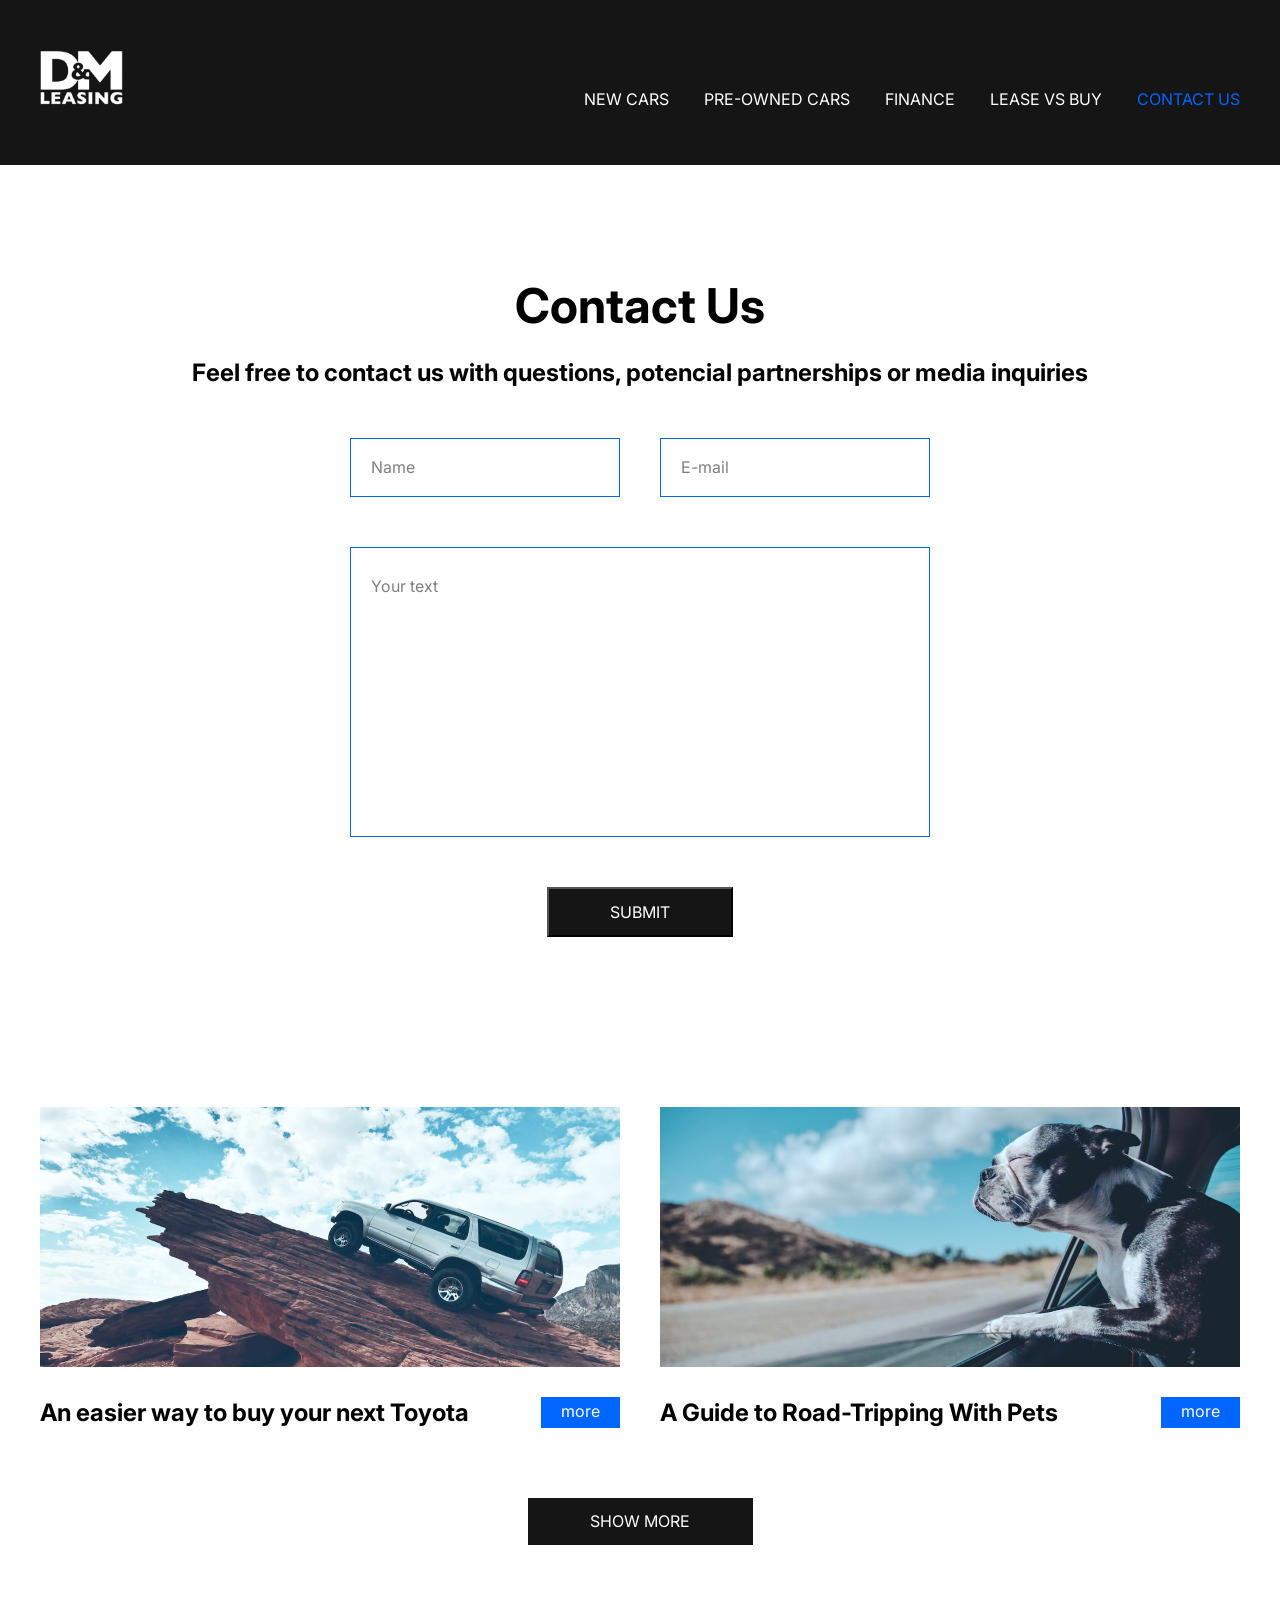
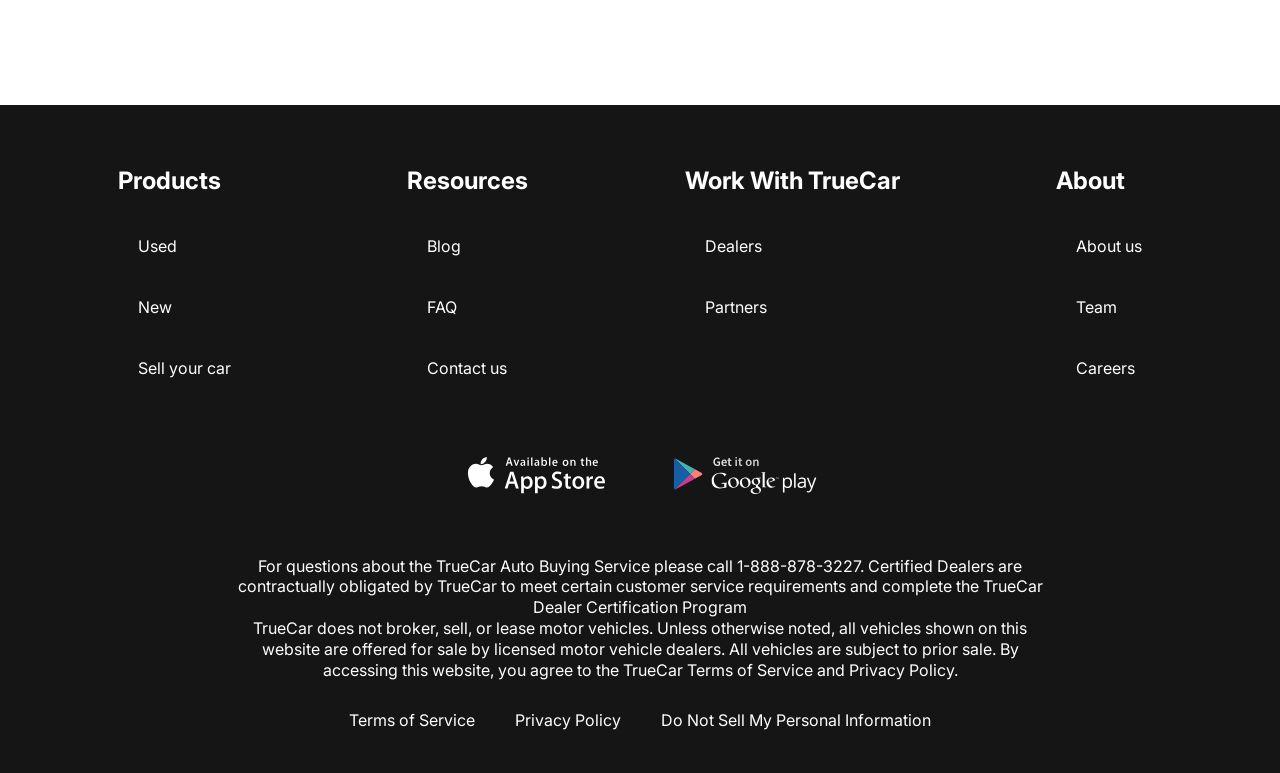
<file: contacts.html>
<!DOCTYPE html>
<html lang="en">

<head>
    <meta charset="UTF-8">
    <meta name="viewport" content="width=device-width, initial-scale=1.0">
    <title>Document</title>
    <link rel="preconnect" href="https://fonts.googleapis.com">
    <link rel="preconnect" href="https://fonts.gstatic.com" crossorigin>
    <link
        href="https://fonts.googleapis.com/css2?family=Inter:ital,opsz,wght@0,14..32,400;700;1,14..32,100..900&display=swap"
        rel="stylesheet">
    <link rel="stylesheet" href="CSS/style.css">
</head>

<body>
    <div class="wrapper">
        <header class="header">
            <div class="container">
                <div class="header__inner">
                    <a href="index.html" class="logo">
                        <img src="images/logo.svg" alt="" class="logo__img">
                    </a>
                    <nav class="menu">
                        <ul class="menu__list">
                            <li class="menu__list-item"><a href="new-cars.html" class="menu__list-link">NEW CARS</a>
                            </li>
                            <li class="menu__list-item"><a href="#" class="menu__list-link">PRE-OWNED CARS</a>
                            </li>
                            <li class="menu__list-item"><a href="#" class="menu__list-link">FINANCE</a>
                            </li>
                            <li class="menu__list-item"><a href="#" class="menu__list-link">LEASE VS BUY</a>
                            </li>
                            <li class="menu__list-item"><a href="contacts.html" class="menu__list-link menu__list-link--active">CONTACT US</a>
                            </li>
                        </ul>
                    </nav>
                </div>
            </div>
        </header>
        <main class="main">
            <section class="contacts">
                <div class="container">
                    <h2 class="section-title contacts__title">
                        Contact Us
                    </h2>
                    <p class="contacts__text">
                        Feel free to contact us with questions, potencial partnerships or media inquiries
                    </p>
                    <form action="#" class="form">
                        <input type="Name" class="form__input" placeholder="Name">
                        <input type="E-mail" class="form__input" placeholder="E-mail">
                        <textarea class="form__textarea" placeholder="Your text"></textarea>
                        <button class="form__btn" type="submit">Submit</button>
                    </form>
                </div>
            </section>
            <section class="blog">
                <div class="container">
                    <div class="blog__items">
                        <div class="blog__item">
                        <img src="images/blog-1.jpg" alt="" class="blog__item-img">
                        <h4 class="blog__item-title">
                            An easier way to buy your next Toyota
                        </h4>
                        <a href="#" class="blog__item-link">more</a>
                     </div>
                        <div class="blog__item">
                            <img src="images/blog-2.jpg" alt="" class="blog__item-img">
                            <h4 class="blog__item-title">
                            A Guide to Road-Tripping With Pets
                        </h4>
                    <a href="#" class="blog__item-link">more</a>
                         </div>
                    </div>
                    <a href="#" class="showmore-link">SHOW MORE</a>
                </div>
            </section>
        </main>
        <footer class="footer">
            <div class="container">
                <nav class="footer__menu">
                    <ul class="footer__menu-list">
                        <li class="footer__menu-items">
                            <h3 class="footer__menu-title">Products</h3>
                        </li>
                        <li class="footer__menu-items">
                            <a href="#" class="footer__menu-link">Used</a>
                        </li>
                        <li class="footer__menu-items">
                            <a href="#" class="footer__menu-link">New</a>
                        </li>
                        <li class="footer__menu-items">
                            <a href="#" class="footer__menu-link">Sell your car</a>
                        </li>
                    </ul>
                    <ul class="footer__menu-list">
                        <li class="footer__menu-items">
                            <h3 class="footer__menu-title">Resources</h3>
                        </li>
                        <li class="footer__menu-items">
                            <a href="#" class="footer__menu-link">Blog</a>
                        </li>
                        <li class="footer__menu-items">
                            <a href="#" class="footer__menu-link">FAQ</a>
                        </li>
                        <li class="footer__menu-items">
                            <a href="#" class="footer__menu-link">Contact us</a>
                        </li>
                    </ul>
                    <ul class="footer__menu-list">
                        <li class="footer__menu-items">
                            <h3 class="footer__menu-title">Work With TrueCar</h3>
                        </li>
                        <li class="footer__menu-items">
                            <a href="#" class="footer__menu-link">Dealers</a>
                        </li>
                        <li class="footer__menu-items">
                            <a href="#" class="footer__menu-link">Partners</a>
                        </li>
                    </ul>
                    <ul class="footer__menu-list">
                        <li class="footer__menu-items">
                            <h3 class="footer__menu-title">About</h3>
                        </li>
                        <li class="footer__menu-items">
                            <a href="#" class="footer__menu-link">About us</a>
                        </li>
                        <li class="footer__menu-items">
                            <a href="#" class="footer__menu-link">Team</a>
                        </li>
                        <li class="footer__menu-items">
                            <a href="#" class="footer__menu-link">Careers</a>
                        </li>
                    </ul>
                </nav>
                <ul class="app">
                    <li class="app__item">
                        <a class="app__item-link" href="#">
                            <img class="app__item-img" src="images/appstore.svg" alt="">
                        </a>
                    </li>
                    <li class="app__item">
                        <a class="app__item-link" href="#">
                            <img class="app__item-img" src="images/googleplay.svg" alt="">
                        </a>
                    </li>
                </ul>
                <div class="footer__copy">
                    <p class="footer__copy-text">For questions about the TrueCar Auto Buying Service please call
                        1-888-878-3227.
                        Certified Dealers are contractually obligated by TrueCar to meet certain customer service
                        requirements and complete the TrueCar Dealer Certification Program</p>
                    <p class="footer__copy-text">TrueCar does not broker, sell, or lease motor vehicles. Unless
                        otherwise noted, all vehicles shown on this website are offered for sale by licensed motor
                        vehicle dealers. All vehicles are subject to prior sale. By accessing this website, you agree to
                        the TrueCar Terms of Service and Privacy Policy.</p>
                </div>
                <nav class="copy__nav">
                    <ul class="copy__nav-list">
                        <li class="copy__nav-item">
                            <a href="#" class="copy__nav-link">Terms of Service</a>
                        </li>
                        <li class="copy__nav-item">
                            <a href="#" class="copy__nav-link">Privacy Policy</a>
                        </li>
                        <li class="copy__nav-item">
                            <a href="#" class="copy__nav-link">Do Not Sell My Personal Information</a>
                        </li>
                    </ul>
                </nav>
            </div>
        </footer>
    </div>
    
    <script src="https://cdn.jsdelivr.net/npm/swiper@11/swiper-bundle.min.js"></script>
    <script src="js/main.js"></script>
</body>


</html>
</file>
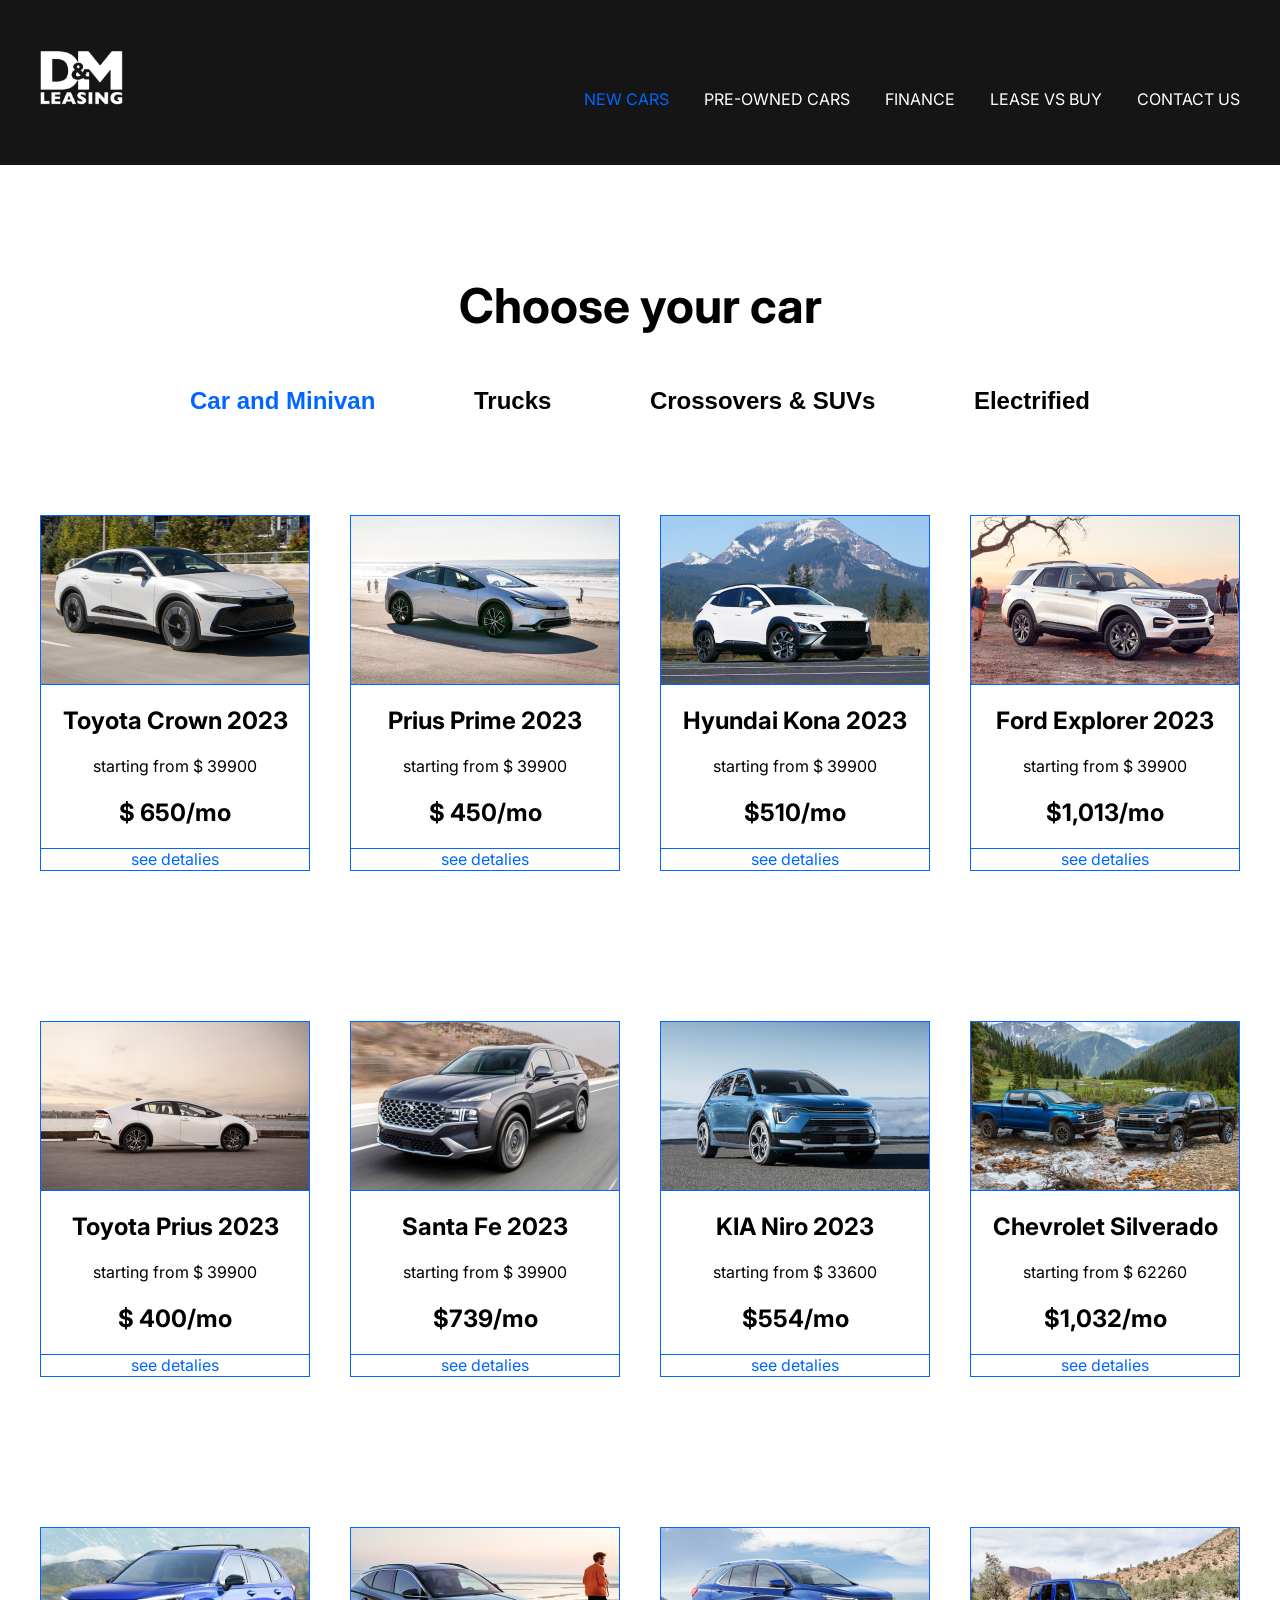
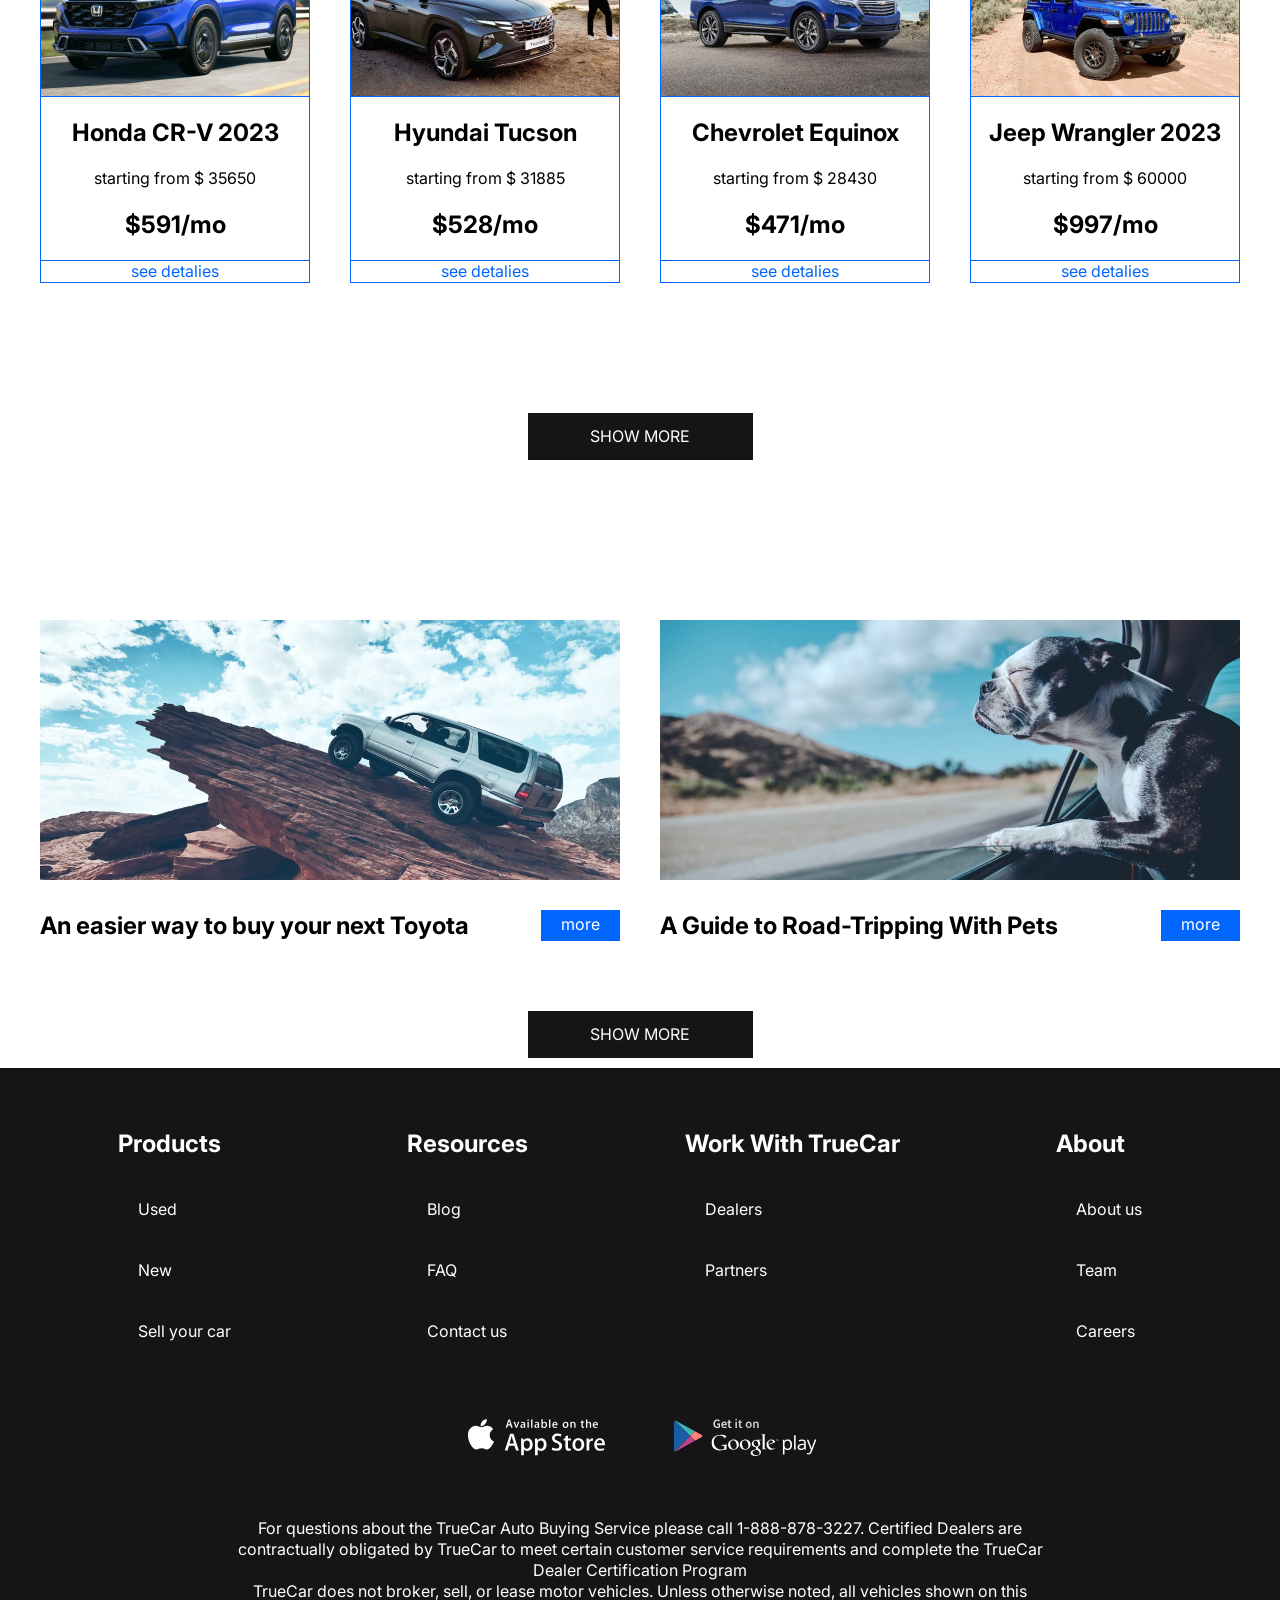
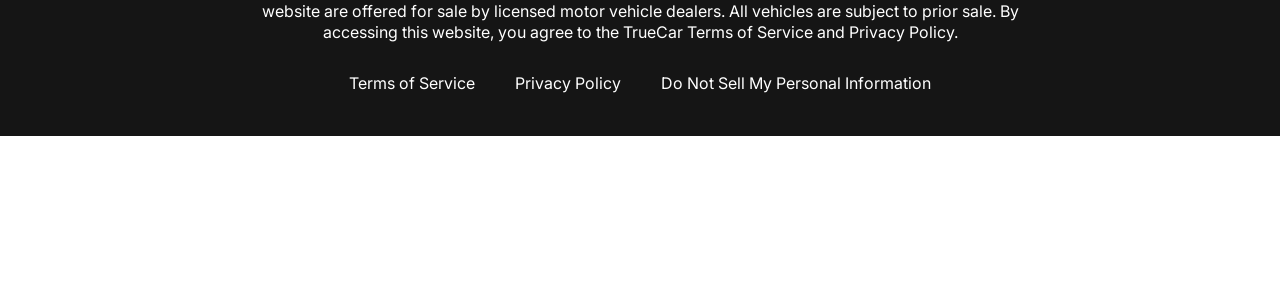
<file: new-cars.html>
<!DOCTYPE html>
<html lang="en">

<head>
    <meta charset="UTF-8">
    <meta name="viewport" content="width=device-width, initial-scale=1.0">
    <title>Document</title>
    <link rel="preconnect" href="https://fonts.googleapis.com">
    <link rel="preconnect" href="https://fonts.gstatic.com" crossorigin>
    <link
        href="https://fonts.googleapis.com/css2?family=Inter:ital,opsz,wght@0,14..32,400;700;1,14..32,100..900&display=swap"
        rel="stylesheet">
    <link rel="stylesheet" href="CSS/style.css">
</head>

<body>
    <div class="wrapper">
        <header class="header">
            <div class="container">
                <div class="header__inner">
                    <a href="index.html" class="logo">
                        <img src="images/logo.svg" alt="" class="logo__img">
                    </a>
                    <nav class="menu">
                        <ul class="menu__list">
                            <li class="menu__list-item"><a href="new-cars.html" class="menu__list-link menu__list-link--active">NEW CARS</a>
                            </li>
                            <li class="menu__list-item"><a href="#" class="menu__list-link">PRE-OWNED CARS</a>
                            </li>
                            <li class="menu__list-item"><a href="#" class="menu__list-link">FINANCE</a>
                            </li>
                            <li class="menu__list-item"><a href="#" class="menu__list-link">LEASE VS BUY</a>
                            </li>
                            <li class="menu__list-item"><a href="contacts.html" class="menu__list-link">CONTACT US</a>
                            </li>
                        </ul>
                    </nav>
                </div>
            </div>
        </header>
        <main class="main">

            <section class="choose">
                <div class="container">
                    <h2 class="section-title">
                        Choose your car
                    </h2>
                    <div class="tabs">
                        <div class="tabs__btn">
                            <button class="tabs__btn-item tabs__btn-item--active" data-button="content-1">Car and Minivan</button>
                            <button class="tabs__btn-item" data-button="content-2">Trucks</button>
                            <button class="tabs__btn-item" data-button="content-3">Crossovers & SUVs</button>
                            <button class="tabs__btn-item" data-button="content-4">Electrified</button>
                        </div>
                        <div class="tabs__content">
                            <div class="tabs__content-item tabs__content-item--active" id="content-1">
                                <div class="card">
                                    <img src="images/card-1.jpg" alt="" class="card__img">
                                       <div class="card__content">
                                        <h4 class="card__title">Toyota Crown 2023</h4>
                                        <p class="card__text">starting from $ 39900</p>
                                        <p class="card__price">$ 650/mo</p>
                                    </div>
                                        <a href="#" class="card__link">see detalies</a>
                                </div>
                                <div class="card">
                                    <img src="images/card-2.jpg" alt="" class="card__img">
                                    <div class="card__content">
                                        <h4 class="card__title">Prius Prime 2023</h4>
                                        <p class="card__text">starting from $ 39900</p>
                                        <p class="card__price">$ 450/mo</p>
                                    </div>
                                        <a href="#" class="card__link">see detalies</a>
                                </div>
                                <div class="card">
                                    <img src="images/card-3.jpg" alt="" class="card__img">
                                    <div class="card__content">
                                        <h4 class="card__title">Hyundai Kona 2023</h4>
                                        <p class="card__text">starting from $ 39900</p>
                                        <p class="card__price">$510/mo</p>
                                    </div>
                                        <a href="#" class="card__link">see detalies</a>
                                </div>
                                <div class="card">
                                    <img src="images/card-4.jpg" alt="" class="card__img">
                                    <div class="card__content">
                                        <h4 class="card__title">Ford Explorer 2023</h4>
                                        <p class="card__text">starting from $ 39900</p>
                                        <p class="card__price">$1,013/mo</p>
                                    </div>
                                        <a href="#" class="card__link">see detalies</a>
                                </div>
                                    <div class="card">
                                        <img src="images/card-5.jpg" alt="" class="card__img">
                                           <div class="card__content">
                                            <h4 class="card__title">Toyota Prius 2023</h4>
                                            <p class="card__text">starting from $ 39900</p>
                                            <p class="card__price">$ 400/mo</p>
                                        </div>
                                        <a href="#" class="card__link">see detalies</a>
                                </div>
                                <div class="card">
                                    <img src="images/card-6.jpg" alt="" class="card__img">
                                       <div class="card__content">
                                        <h4 class="card__title">Santa  Fe 2023</h4>
                                        <p class="card__text">starting from $ 39900</p>
                                        <p class="card__price">$739/mo</p>
                                    </div>
                                        <a href="#" class="card__link">see detalies</a>
                                </div>
                                <div class="card">
                                    <img src="images/card-7.jpg" alt="" class="card__img">
                                       <div class="card__content">
                                        <h4 class="card__title">KIA Niro 2023</h4>
                                        <p class="card__text">starting from $ 33600</p>
                                        <p class="card__price">$554/mo</p>
                                    </div>
                                        <a href="#" class="card__link">see detalies</a>
                                </div>
                                <div class="card">
                                    <img src="images/card-8.jpg" alt="" class="card__img">
                                       <div class="card__content">
                                        <h4 class="card__title">Chevrolet Silverado</h4>
                                        <p class="card__text">starting from $ 62260</p>
                                        <p class="card__price">$1,032/mo</p>
                                    </div>
                                        <a href="#" class="card__link">see detalies</a>
                                </div>
                                <div class="card">
                                        <img src="images/card-9.jpg" alt="" class="card__img">
                                           <div class="card__content">
                                            <h4 class="card__title">Honda CR-V 2023</h4>
                                            <p class="card__text">starting from $ 35650</p>
                                            <p class="card__price">$591/mo</p>
                                        </div>
                                        <a href="#" class="card__link">see detalies</a>
                                </div>
                                <div class="card">
                                    <img src="images/card-10.jpg" alt="" class="card__img">
                                       <div class="card__content">
                                        <h4 class="card__title">Hyundai Tucson</h4>
                                        <p class="card__text">starting from $ 31885</p>
                                        <p class="card__price">$528/mo</p>
                                    </div>
                                        <a href="#" class="card__link">see detalies</a>
                                </div>
                                <div class="card">
                                    <img src="images/card-11.jpg" alt="" class="card__img">
                                       <div class="card__content">
                                        <h4 class="card__title">Chevrolet Equinox </h4>
                                        <p class="card__text">starting from $ 28430</p>
                                        <p class="card__price">$471/mo</p>
                                    </div>
                                        <a href="#" class="card__link">see detalies</a>
                                </div>
                                <div class="card">
                                    <img src="images/card-12.jpg" alt="" class="card__img">
                                       <div class="card__content">
                                        <h4 class="card__title">Jeep Wrangler 2023</h4>
                                        <p class="card__text">starting from $ 60000</p>
                                        <p class="card__price">$997/mo</p>
                                    </div>
                                        <a href="#" class="card__link card__link-end">see detalies</a>
                                </div>
                            </div>
                        </div>
                    </div>
                </div>
                   <a href="#" class="showmore-link">SHOW MORE</a>
                            <div class="tabs__content-item" id="content-2">
                                2
                            </div>
                            <div class="tabs__content-item" id="content-3">
                                3
                            </div>
                            <div class="tabs__content-item" id="content-4">
                                4
                            </div>
                        </div>
                    </div>
                </div>
            </section>
            <section class="blog">
                <div class="container">
                    <div class="blog__items">
                        <div class="blog__item">
                        <img src="images/blog-1.jpg" alt="" class="blog__item-img">
                        <h4 class="blog__item-title">
                            An easier way to buy your next Toyota
                        </h4>
                        <a href="#" class="blog__item-link">more</a>
                     </div>
                        <div class="blog__item">
                            <img src="images/blog-2.jpg" alt="" class="blog__item-img">
                            <h4 class="blog__item-title">
                            A Guide to Road-Tripping With Pets
                        </h4>
                    <a href="#" class="blog__item-link">more</a>
                </div>
            </div>
            <a href="#" class="showmore-link">SHOW MORE</a>
        </div>
        </main>
        <footer class="footer">
            <div class="container">
                <nav class="footer__menu">
                    <ul class="footer__menu-list">
                        <li class="footer__menu-items">
                            <h3 class="footer__menu-title">Products</h3>
                        </li>
                        <li class="footer__menu-items">
                            <a href="#" class="footer__menu-link">Used</a>
                        </li>
                        <li class="footer__menu-items">
                            <a href="#" class="footer__menu-link">New</a>
                        </li>
                        <li class="footer__menu-items">
                            <a href="#" class="footer__menu-link">Sell your car</a>
                        </li>
                    </ul>
                    <ul class="footer__menu-list">
                        <li class="footer__menu-items">
                            <h3 class="footer__menu-title">Resources</h3>
                        </li>
                        <li class="footer__menu-items">
                            <a href="#" class="footer__menu-link">Blog</a>
                        </li>
                        <li class="footer__menu-items">
                            <a href="#" class="footer__menu-link">FAQ</a>
                        </li>
                        <li class="footer__menu-items">
                            <a href="#" class="footer__menu-link">Contact us</a>
                        </li>
                    </ul>
                    <ul class="footer__menu-list">
                        <li class="footer__menu-items">
                            <h3 class="footer__menu-title">Work With TrueCar</h3>
                        </li>
                        <li class="footer__menu-items">
                            <a href="#" class="footer__menu-link">Dealers</a>
                        </li>
                        <li class="footer__menu-items">
                            <a href="#" class="footer__menu-link">Partners</a>
                        </li>
                    </ul>
                    <ul class="footer__menu-list">
                        <li class="footer__menu-items">
                            <h3 class="footer__menu-title">About</h3>
                        </li>
                        <li class="footer__menu-items">
                            <a href="#" class="footer__menu-link">About us</a>
                        </li>
                        <li class="footer__menu-items">
                            <a href="#" class="footer__menu-link">Team</a>
                        </li>
                        <li class="footer__menu-items">
                            <a href="#" class="footer__menu-link">Careers</a>
                        </li>
                    </ul>
                </nav>
                <ul class="app">
                    <li class="app__item">
                        <a class="app__item-link" href="#">
                            <img class="app__item-img" src="images/appstore.svg" alt="">
                        </a>
                    </li>
                    <li class="app__item">
                        <a class="app__item-link" href="#">
                            <img class="app__item-img" src="images/googleplay.svg" alt="">
                        </a>
                    </li>
                </ul>
                <div class="footer__copy">
                    <p class="footer__copy-text">For questions about the TrueCar Auto Buying Service please call
                        1-888-878-3227.
                        Certified Dealers are contractually obligated by TrueCar to meet certain customer service
                        requirements and complete the TrueCar Dealer Certification Program</p>
                    <p class="footer__copy-text">TrueCar does not broker, sell, or lease motor vehicles. Unless
                        otherwise noted, all vehicles shown on this website are offered for sale by licensed motor
                        vehicle dealers. All vehicles are subject to prior sale. By accessing this website, you agree to
                        the TrueCar Terms of Service and Privacy Policy.</p>
                </div>
                <nav class="copy__nav">
                    <ul class="copy__nav-list">
                        <li class="copy__nav-item">
                            <a href="#" class="copy__nav-link">Terms of Service</a>
                        </li>
                        <li class="copy__nav-item">
                            <a href="#" class="copy__nav-link">Privacy Policy</a>
                        </li>
                        <li class="copy__nav-item">
                            <a href="#" class="copy__nav-link">Do Not Sell My Personal Information</a>
                        </li>
                    </ul>
                </nav>
            </div>
        </footer>
    </div>
    
    <script src="https://cdn.jsdelivr.net/npm/swiper@11/swiper-bundle.min.js"></script>
    <script src="js/main.js"></script>
</body>


</html>
</file>
<file: CSS/style.css>
html {
    box-sizing: border-box;
}

*,
*::after,
*::before {
    box-sizing: inherit;
    margin: 0;
    padding: 0;
}

html,
body {
    height: 100%;
}

ul {
    list-style-type: none;
}

a {
    text-decoration: none;
    color: inherit;
}

.section-title{
    margin-bottom: 50px;
    font-size: 48px;
    font-weight: 700;
    text-align:center;
}

.wrapper {
    min-height: 100%;
    display: flex;
    flex-direction: column;
}

.container {
    max-width: 1220px;
    margin: 0 auto;
    padding: 10px;
}

body {
    font-size: 16px;
    font-weight: 400px;
    font-family: "Inter", sans-serif;
    line-height: 1.3;
}

.header {
    background-color: #151515;
}

.header-main {
    background-color: transparent;
    position: absolute;
    z-index: 10;
    left: 0;
    right: 0;
}

.header__inner {
    padding-top: 40px;
    padding-bottom: 45px;
    display: flex;
    justify-content: space-between;
    align-items: flex-end;
}

.menu__list {
    display: flex;
    gap: 35px;
}

.menu__list-link {
    color: #fff;
    text-transform: uppercase;
    font-weight: 700px;
}

.menu__list-link--active{
    color: #06f;
}

.footer {
    background-color: #151515;
    padding: 50px 0 32px;
    color: #fff;
}

.footer__menu {
    display: flex;
    justify-content: space-around;
    margin-bottom: 50px;
}

.footer__menu-list {
    max-width: 250px;
}

.footer__menu-title {
    font-size: 24px;
    font-weight: 700;
    padding-bottom: 20px;
}

.footer__menu-items+.footer__menu-items {
    padding: 20px;
}

.app {
    display: flex;
    justify-content: center;
    gap: 40px;
    margin-bottom: 52px;
}

.footer__copy {
    max-width: 806px;
    margin: 0 auto 30px;
    text-align: center;
}

.copy__nav-list {
    display: flex;
    justify-content: center;
    gap: 40px;
}

.main {
    flex-grow: 1;
}

.top {
    color: #fff;
    text-align: center;
    padding-top: 250px;
    padding-bottom: 50px;
    position: absolute;
    z-index: 5;
    left: 0;
    right: 0;
}

.title {
    padding-bottom: 40px;
    font-size: 96px;
    font-weight: 700px;
}

.top__link {
    background-color: #151515;
    padding: 23px;
    max-width: 430px;
    width: 100%;
    display: inline-block;
    text-transform: uppercase;
    font-size: 36px;
    font-weight: 700;
}

.swiper::after {
    content: '';
    background: rgba(21, 21, 21, 0.3);
    position: absolute;
    z-index: 5;
    left: 0;
    right: 0;
    top: 0;
    bottom: 0;
}

.swiper-slide {
    background-repeat: no-repeat;
    background-size: cover;
    background-position: center;
    height: 100vh;
}

.swiper-pagination-bullet {
    width: 120px;
    height: 3px;
    background-color: #151515;
    border-radius: 0;
    opacity: 1;
    margin: 0 15px !important;
}

.swiper-pagination-bullets.swiper-pagination-horizontal {
    bottom: 50px;
}

.swiper-pagination-bullet-active {
    height: 6px;
    background-color: #fff;
}

.why-lease{
    padding: 150px 0;
}

.why-lease__list{
    display: grid;
    grid-template-columns: repeat(4, 1fr);
    gap: 40px;
    text-align: center;
}

.why-lease__item-img{
    margin-bottom: 30px;
}

.why-lease__item-title{
    margin-bottom: 30px;
    font-size: 24px;
    font-weight: 700;
}

.why-lease__item-text{
    text-align: left;
}

.how-does{
    padding-bottom: 150px;
}

.how-does__inner{
    max-width: 600px;
    margin: 0 auto;
}

.how__does-title{
    font-size: 24px;
    font-weight: 700;
    padding-top: 50px;
}

.how__does-list{
   padding: 50px 70px; 
   counter-reset: myCounte;
}

.how__does-item{
    list-style-type: none;
    width: 270px;
    position: relative;
    margin-left: auto;
    box-sizing: content-box;
    padding: 19px 0 19px 240px;
    min-height: 63px;
}

.how__does-item+.how__does-item{
    margin-top: 40px;
}

.how__does-item::before{
    counter-increment: myCounte;
    content: counter(myCounte);
    display: flex;
    justify-content: center;
    align-items: center;
    font-size: 48px;
    font-weight: 700;
    background-color: #06f;
    width: 100px;
    height: 100px;
    border-radius:  50% ;
    color: #fff;
    position: absolute;
    left: 0;
    top: 0;
}

.video{
    padding-bottom: 150px;
}

.video__title{
    margin-bottom: 20px;
}

.video__text{
    font-size: 24px;
    font-weight: 700;
    margin-bottom: 50px;
    text-align: center;
}

.video__content{
    margin: 0 auto;
    display: block;
}

.important{
    padding-bottom: 150px;
}

.important__title{
    margin-bottom: 20px;
}

.important__text{
    max-width: 580px;
    margin: 0 auto 50px;
}

.important__list{
    display: grid;
    grid-template-columns: repeat(4, 1fr);
    gap: 40px;
    max-width: 1189;
}

.important__item-img{
    margin-bottom: 20px;
}

.contacts{
    padding: 100px 0 150px;
}

.contacts__title{
    margin-bottom: 20px;
}

.contacts__text{
    text-align: center;
    font-weight: 700;
    font-size: 24px;
    margin-bottom: 50px;
    padding: 0 100px;
}

form{
    max-width: 580px;
    margin: 0 auto;
    display: flex;
    justify-content: space-between;
    flex-wrap: wrap;
}

.form__input{
    width: 270px;
    padding: 18px 20px;
    display: inline-block;
    border: 1px solid #06f;
    margin-bottom: 50px;
    font-size: 16px;
    font-weight: 400px;
    font-family: "Inter", sans-serif;
    line-height: 1.3;
    color: #000;
}

.form__input::placeholder,
.form__textarea::placeholder{
    font-size: 16px;
    font-weight: 400px;
    font-family: "Inter", sans-serif;
    line-height: 1.3;
    color: #000;
    opacity: 0.5;
}

.form__textarea{
    width: 100%;
    resize: none;
    padding: 28px 20px;
    height: 290px;
    border: 1px solid #06f;
    font-size: 16px;
    font-weight: 400px;
    font-family: "Inter", sans-serif;
    line-height: 1.3;
    color: #000;
    margin-bottom: 50px;
}

.form__btn{
    text-transform: uppercase;
    color: #ffffff;
    background-color: #151515;
    font-size: 16px;
    font-weight: 400px;
    font-family: "Inter", sans-serif;
    padding: 13px 61px;
    margin: 0 auto;
}

.blog{
   padding-bottom: 150px; 
}

.blog__items{
    display: grid;
    grid-template-columns: repeat(2,1fr);
    gap: 40px;
}

.blog__item{
    display: flex;
    justify-content: space-between;
    flex-wrap: wrap;
    margin-bottom: 70px;
}

.blog__item-img{
    margin-bottom: 30px;
    width: 100%;
}

.blog__item-title{
    flex-basis: 446px;
    font-size: 24px;
    font-weight: 700;
}

.blog__item-link{
    color: #fff;
    background-color: #06f;
    padding: 4px 20px;
}

.showmore-link{
    text-transform: uppercase;
    background-color: #151515;
    padding: 13px;
    color: #fff;
    width: 225px;
    margin: 0 auto;
    text-align: center;
    display: block;
}

.choose{
    padding: 100px 0 150px;
}

.tabs{
    margin-bottom: 70px;
}

.tabs__btn{
    padding: 0 150px;
    display: flex;
    justify-content: space-between;
    gap: 80px;
    padding-bottom: 100px;
}

.tabs__btn-item{
    font-size: 24px;
    font-weight: 700;
    cursor: pointer;
    border: none;
    background-color: transparent;
    padding: 0;
}

.tabs__btn-item--active{
    color: #06f;
}

.tabs__content-item{
    display: none;
    grid-template-columns: repeat(4, 1fr);
    gap: 100px 40px;
}


.tabs__content-item.tabs__content-item--active{
    display: grid;
}
    

.card{
    text-align: center;
}

.card__content{
    padding: 0 5px;
    border: 1px solid #06f;
    border-top: 0;
}

.card__img{
    display: block;
}

.card__title{
    padding-top: 20px;
    font-size: 24px;
    font-weight: 700;
    margin-bottom: 20px;
}

.card__text{
    margin-bottom: 20px;
}

.card__price{
    margin-bottom: 20px;
    font-weight: 700;
    font-size: 24px;
}

.card__link{
    display: block;
    border: 1px solid #06f;
    border-top: 0;
    color: #06f;
    margin-bottom: 50px;
}

.menu__btn{
    width: 30px;
    height: 20px;
    opacity: 0;
    flex-direction: column;
    justify-content: space-between;
    padding: 0;
    border: none;
    background-color: transparent;
    cursor: pointer;
}

.menu__btn span{
    height: 2px;
    background-color: #fff;
    width: 100%;
}

@media (max-width: 1140px){
    .important__list{
        gap: 30px 20px;
    }
    .important__item-img{
        width: 100%;
    }
}

@media (max-width: 1180px){
    .video__content{
        width: 100%;
    }
}

@media (min-width: 768px){
    .menu__btn{
        display: flex;
    }
    
    .why-lease__list{
        display: grid;
        grid-template-columns: repeat(2, 1fr);
        gap: 20px;
        text-align: center;
    }

    .important__list{
        grid-template-columns: repeat(2, 1fr);;
    }

}
</file>
